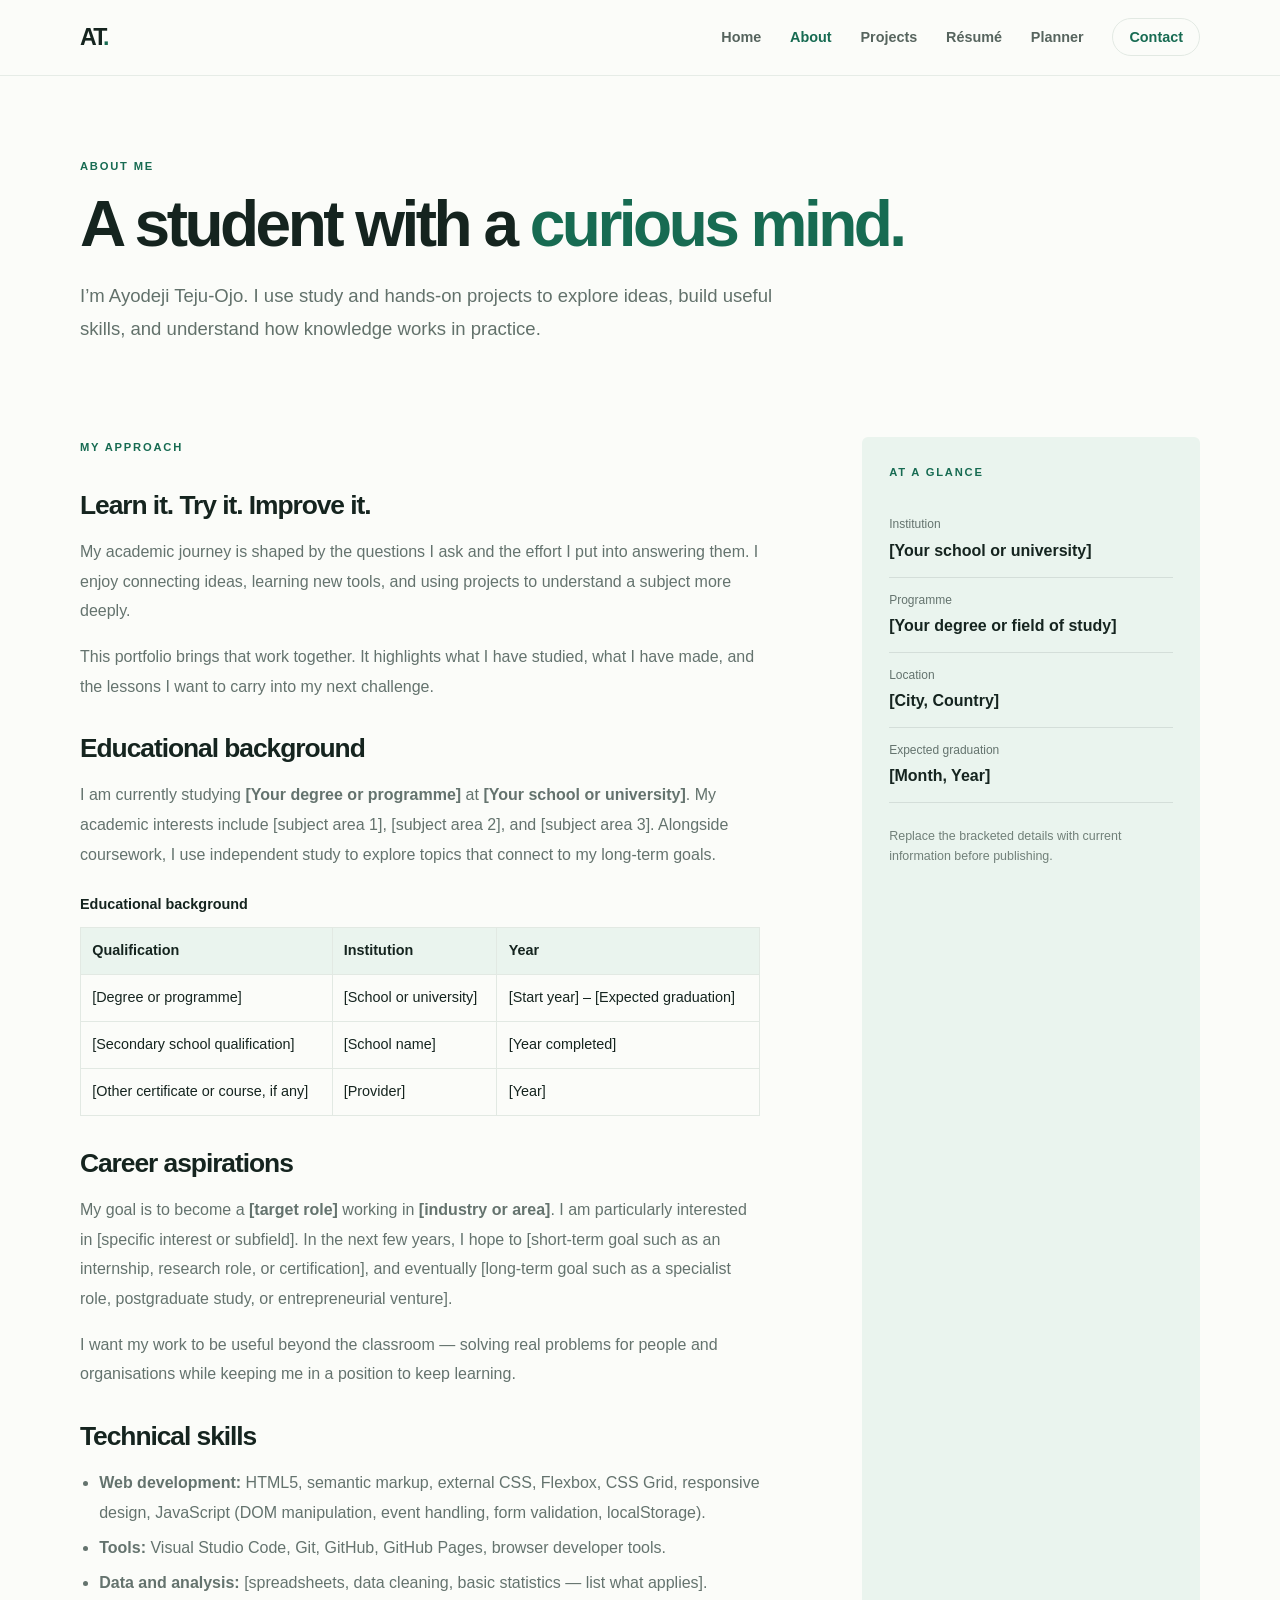
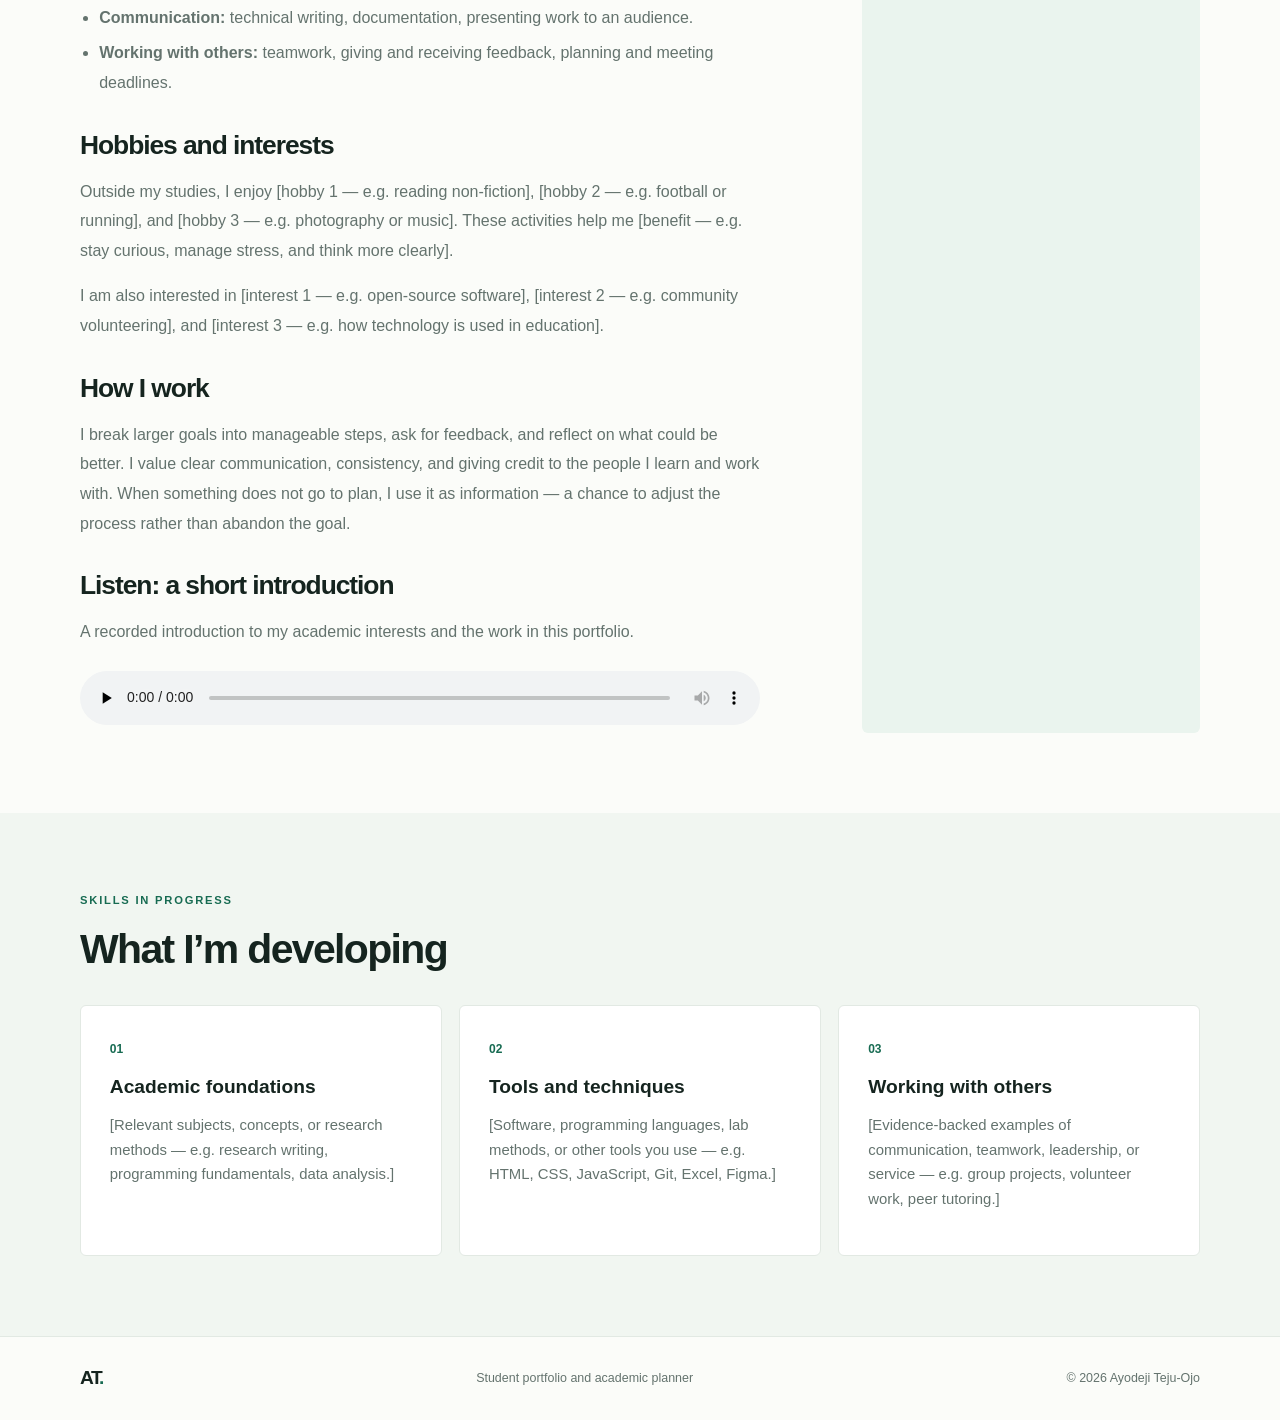
<file: about.html>
<!doctype html>
<html lang="en">
<head>
  <meta charset="utf-8">
  <meta name="viewport" content="width=device-width, initial-scale=1">
  <meta name="description" content="Ayodeji Teju-Ojo's academic background, career aspirations, technical skills, hobbies, and interests.">
  <title>About | Ayodeji Teju-Ojo</title>
  <link rel="stylesheet" href="style.css">
  <script src="scripts.js" defer></script>
</head>
<body>
  <a class="skip-link" href="#main">Skip to content</a>
  <header class="site-header">
    <nav class="nav container" aria-label="Main navigation">
      <a class="brand" href="index.html" aria-label="Ayodeji Teju-Ojo, home">AT<span>.</span></a>
      <button class="menu-toggle" type="button" aria-expanded="false" aria-controls="nav-links" aria-label="Open navigation">☰</button>
      <ul class="nav-links" id="nav-links">
        <li><a href="index.html">Home</a></li>
        <li><a class="active" href="about.html" aria-current="page">About</a></li>
        <li><a href="project.html">Projects</a></li>
        <li><a href="resume.html">Résumé</a></li>
        <li><a href="academic_planner.html">Planner</a></li>
        <li><a class="nav-cta" href="contact.html">Contact</a></li>
      </ul>
    </nav>
  </header>

  <main id="main">
    <section class="page-hero container">
      <p class="eyebrow">ABOUT ME</p>
      <h1>A student with a <span>curious mind.</span></h1>
      <p class="lead">I’m Ayodeji Teju-Ojo. I use study and hands-on projects to explore ideas, build useful skills, and understand how knowledge works in practice.</p>
    </section>

    <section class="section container about-layout">
      <article class="prose">
        <p class="eyebrow">MY APPROACH</p>
        <h2>Learn it. Try it. Improve it.</h2>
        <p>My academic journey is shaped by the questions I ask and the effort I put into answering them. I enjoy connecting ideas, learning new tools, and using projects to understand a subject more deeply.</p>
        <p>This portfolio brings that work together. It highlights what I have studied, what I have made, and the lessons I want to carry into my next challenge.</p>

        <h2>Educational background</h2>
        <p>I am currently studying <strong>[Your degree or programme]</strong> at <strong>[Your school or university]</strong>. My academic interests include [subject area 1], [subject area 2], and [subject area 3]. Alongside coursework, I use independent study to explore topics that connect to my long-term goals.</p>

        <table class="info-table">
          <caption>Educational background</caption>
          <thead>
            <tr>
              <th scope="col">Qualification</th>
              <th scope="col">Institution</th>
              <th scope="col">Year</th>
            </tr>
          </thead>
          <tbody>
            <tr>
              <td>[Degree or programme]</td>
              <td>[School or university]</td>
              <td>[Start year] – [Expected graduation]</td>
            </tr>
            <tr>
              <td>[Secondary school qualification]</td>
              <td>[School name]</td>
              <td>[Year completed]</td>
            </tr>
            <tr>
              <td>[Other certificate or course, if any]</td>
              <td>[Provider]</td>
              <td>[Year]</td>
            </tr>
          </tbody>
        </table>

        <h2>Career aspirations</h2>
        <p>My goal is to become a <strong>[target role]</strong> working in <strong>[industry or area]</strong>. I am particularly interested in [specific interest or subfield]. In the next few years, I hope to [short-term goal such as an internship, research role, or certification], and eventually [long-term goal such as a specialist role, postgraduate study, or entrepreneurial venture].</p>
        <p>I want my work to be useful beyond the classroom — solving real problems for people and organisations while keeping me in a position to keep learning.</p>

        <h2>Technical skills</h2>
        <ul>
          <li><strong>Web development:</strong> HTML5, semantic markup, external CSS, Flexbox, CSS Grid, responsive design, JavaScript (DOM manipulation, event handling, form validation, localStorage).</li>
          <li><strong>Tools:</strong> Visual Studio Code, Git, GitHub, GitHub Pages, browser developer tools.</li>
          <li><strong>Data and analysis:</strong> [spreadsheets, data cleaning, basic statistics — list what applies].</li>
          <li><strong>Communication:</strong> technical writing, documentation, presenting work to an audience.</li>
          <li><strong>Working with others:</strong> teamwork, giving and receiving feedback, planning and meeting deadlines.</li>
        </ul>

        <h2>Hobbies and interests</h2>
        <p>Outside my studies, I enjoy [hobby 1 — e.g. reading non-fiction], [hobby 2 — e.g. football or running], and [hobby 3 — e.g. photography or music]. These activities help me [benefit — e.g. stay curious, manage stress, and think more clearly].</p>
        <p>I am also interested in [interest 1 — e.g. open-source software], [interest 2 — e.g. community volunteering], and [interest 3 — e.g. how technology is used in education].</p>

        <h2>How I work</h2>
        <p>I break larger goals into manageable steps, ask for feedback, and reflect on what could be better. I value clear communication, consistency, and giving credit to the people I learn and work with. When something does not go to plan, I use it as information — a chance to adjust the process rather than abandon the goal.</p>

        <h2>Listen: a short introduction</h2>
        <p>A recorded introduction to my academic interests and the work in this portfolio.</p>
        <audio controls preload="none">
          <source src="media/introduction.mp3" type="audio/mpeg">
          Your browser does not support the audio element.
          <a href="media/introduction.mp3">Download the audio file</a>.
        </audio>
      </article>

      <aside class="info-panel">
        <p class="eyebrow">AT A GLANCE</p>
        <dl>
          <div><dt>Institution</dt><dd>[Your school or university]</dd></div>
          <div><dt>Programme</dt><dd>[Your degree or field of study]</dd></div>
          <div><dt>Location</dt><dd>[City, Country]</dd></div>
          <div><dt>Expected graduation</dt><dd>[Month, Year]</dd></div>
        </dl>
        <p class="small-note">Replace the bracketed details with current information before publishing.</p>
      </aside>
    </section>

    <section class="section section-tint">
      <div class="container">
        <div class="section-heading">
          <div>
            <p class="eyebrow">SKILLS IN PROGRESS</p>
            <h2>What I’m developing</h2>
          </div>
        </div>
        <div class="skill-grid">
          <article class="skill-card">
            <span>01</span>
            <h3>Academic foundations</h3>
            <p>[Relevant subjects, concepts, or research methods — e.g. research writing, programming fundamentals, data analysis.]</p>
          </article>
          <article class="skill-card">
            <span>02</span>
            <h3>Tools and techniques</h3>
            <p>[Software, programming languages, lab methods, or other tools you use — e.g. HTML, CSS, JavaScript, Git, Excel, Figma.]</p>
          </article>
          <article class="skill-card">
            <span>03</span>
            <h3>Working with others</h3>
            <p>[Evidence-backed examples of communication, teamwork, leadership, or service — e.g. group projects, volunteer work, peer tutoring.]</p>
          </article>
        </div>
      </div>
    </section>
  </main>

  <footer class="footer">
    <div class="container footer-inner">
      <a class="brand" href="index.html" aria-label="Ayodeji Teju-Ojo, home">AT<span>.</span></a>
      <p>Student portfolio and academic planner</p>
      <p>© <span data-year></span> Ayodeji Teju-Ojo</p>
    </div>
  </footer>
</body>
</html>
</file>
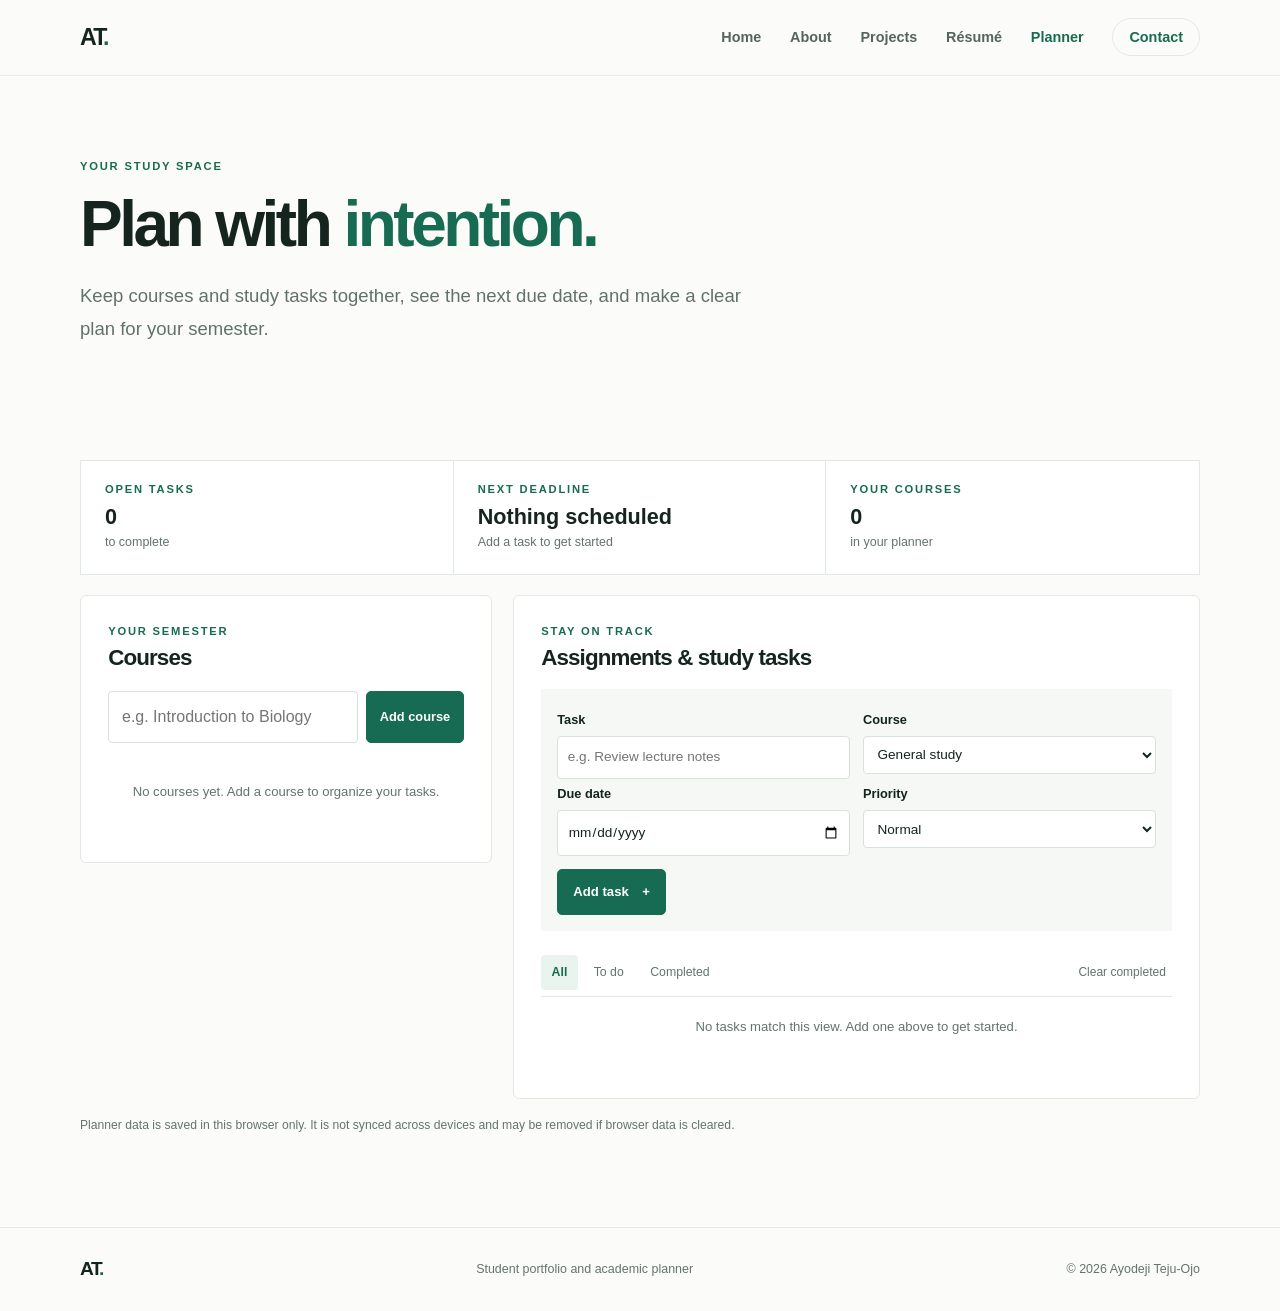
<file: academic_planner.html>
<!doctype html>
<html lang="en">
<head>
  <meta charset="utf-8">
  <meta name="viewport" content="width=device-width, initial-scale=1">
  <meta name="description" content="Organize courses, assignments, and study tasks with Ayodeji Teju-Ojo's browser-based academic planner.">
  <title>Academic Planner | Ayodeji Teju-Ojo</title>
  <link rel="stylesheet" href="style.css">
  <script src="scripts.js" defer></script>
</head>
<body>
  <a class="skip-link" href="#main">Skip to content</a>
  <header class="site-header"><nav class="nav container" aria-label="Main navigation">
    <a class="brand" href="index.html" aria-label="Ayodeji Teju-Ojo, home">AT<span>.</span></a>
    <button class="menu-toggle" type="button" aria-expanded="false" aria-controls="nav-links" aria-label="Open navigation">☰</button>
    <ul class="nav-links" id="nav-links">
      <li><a href="index.html">Home</a></li><li><a href="about.html">About</a></li><li><a href="project.html">Projects</a></li>
      <li><a href="resume.html">Résumé</a></li><li><a class="active" href="academic_planner.html" aria-current="page">Planner</a></li>
      <li><a class="nav-cta" href="contact.html">Contact</a></li>
    </ul>
  </nav></header>
  <main id="main">
    <section class="page-hero container planner-hero">
      <p class="eyebrow">YOUR STUDY SPACE</p><h1>Plan with <span>intention.</span></h1>
      <p class="lead">Keep courses and study tasks together, see the next due date, and make a clear plan for your semester.</p>
    </section>
    <section class="section container">
      <div class="planner-summary" aria-label="Planner summary">
        <div><span class="eyebrow">OPEN TASKS</span><strong data-task-count aria-live="polite" aria-atomic="true">0</strong><span>to complete</span></div>
        <div><span class="eyebrow">NEXT DEADLINE</span><strong data-next-deadline aria-live="polite" aria-atomic="true">Nothing scheduled</strong><span data-deadline-course>Add a task to get started</span></div>
        <div><span class="eyebrow">YOUR COURSES</span><strong data-course-count aria-live="polite" aria-atomic="true">0</strong><span>in your planner</span></div>
      </div>
      <div class="planner-layout">
        <section class="planner-panel" aria-labelledby="courses-heading">
          <div class="panel-heading"><div><p class="eyebrow">YOUR SEMESTER</p><h2 id="courses-heading">Courses</h2></div></div>
          <form class="inline-form" data-course-form>
            <label class="sr-only" for="course-name">Course name</label>
            <input id="course-name" name="course" required maxlength="70" placeholder="e.g. Introduction to Biology">
            <button class="button" type="submit">Add course</button>
          </form>
          <ul class="course-list" data-course-list aria-label="Courses"></ul>
          <p class="empty-state" data-course-empty>No courses yet. Add a course to organize your tasks.</p>
        </section>
        <section class="planner-panel" aria-labelledby="tasks-heading">
          <div class="panel-heading"><div><p class="eyebrow">STAY ON TRACK</p><h2 id="tasks-heading">Assignments &amp; study tasks</h2></div></div>
          <form class="task-form" data-task-form>
            <div class="form-row">
              <div><label for="task-title">Task</label><input id="task-title" name="title" required maxlength="120" placeholder="e.g. Review lecture notes"></div>
              <div><label for="task-course">Course</label><select id="task-course" name="course"><option value="">General study</option></select></div>
            </div>
            <div class="form-row">
              <div><label for="task-date">Due date</label><input id="task-date" name="due" type="date"></div>
              <div><label for="task-priority">Priority</label><select id="task-priority" name="priority"><option value="Normal">Normal</option><option value="High">High</option><option value="Low">Low</option></select></div>
            </div>
            <button class="button" type="submit">Add task <span aria-hidden="true">+</span></button>
          </form>
          <div class="task-toolbar">
            <div class="filter-tabs" role="group" aria-label="Filter tasks">
              <button class="filter-tab active" type="button" data-filter="all" aria-pressed="true">All</button>
              <button class="filter-tab" type="button" data-filter="open" aria-pressed="false">To do</button>
              <button class="filter-tab" type="button" data-filter="done" aria-pressed="false">Completed</button>
            </div>
            <button class="clear-button" type="button" data-clear-completed>Clear completed</button>
          </div>
          <ul class="task-list" data-task-list aria-label="Study tasks"></ul>
          <p class="empty-state" data-task-empty>No tasks match this view. Add one above to get started.</p>
        </section>
      </div>
      <p class="planner-footnote">Planner data is saved in this browser only. It is not synced across devices and may be removed if browser data is cleared.</p>
    </section>
  </main>
  <footer class="footer"><div class="container footer-inner">
    <a class="brand" href="index.html" aria-label="Ayodeji Teju-Ojo, home">AT<span>.</span></a>
    <p>Student portfolio and academic planner</p><p>© <span data-year></span> Ayodeji Teju-Ojo</p>
  </div></footer>
</body>
</html>
</file>
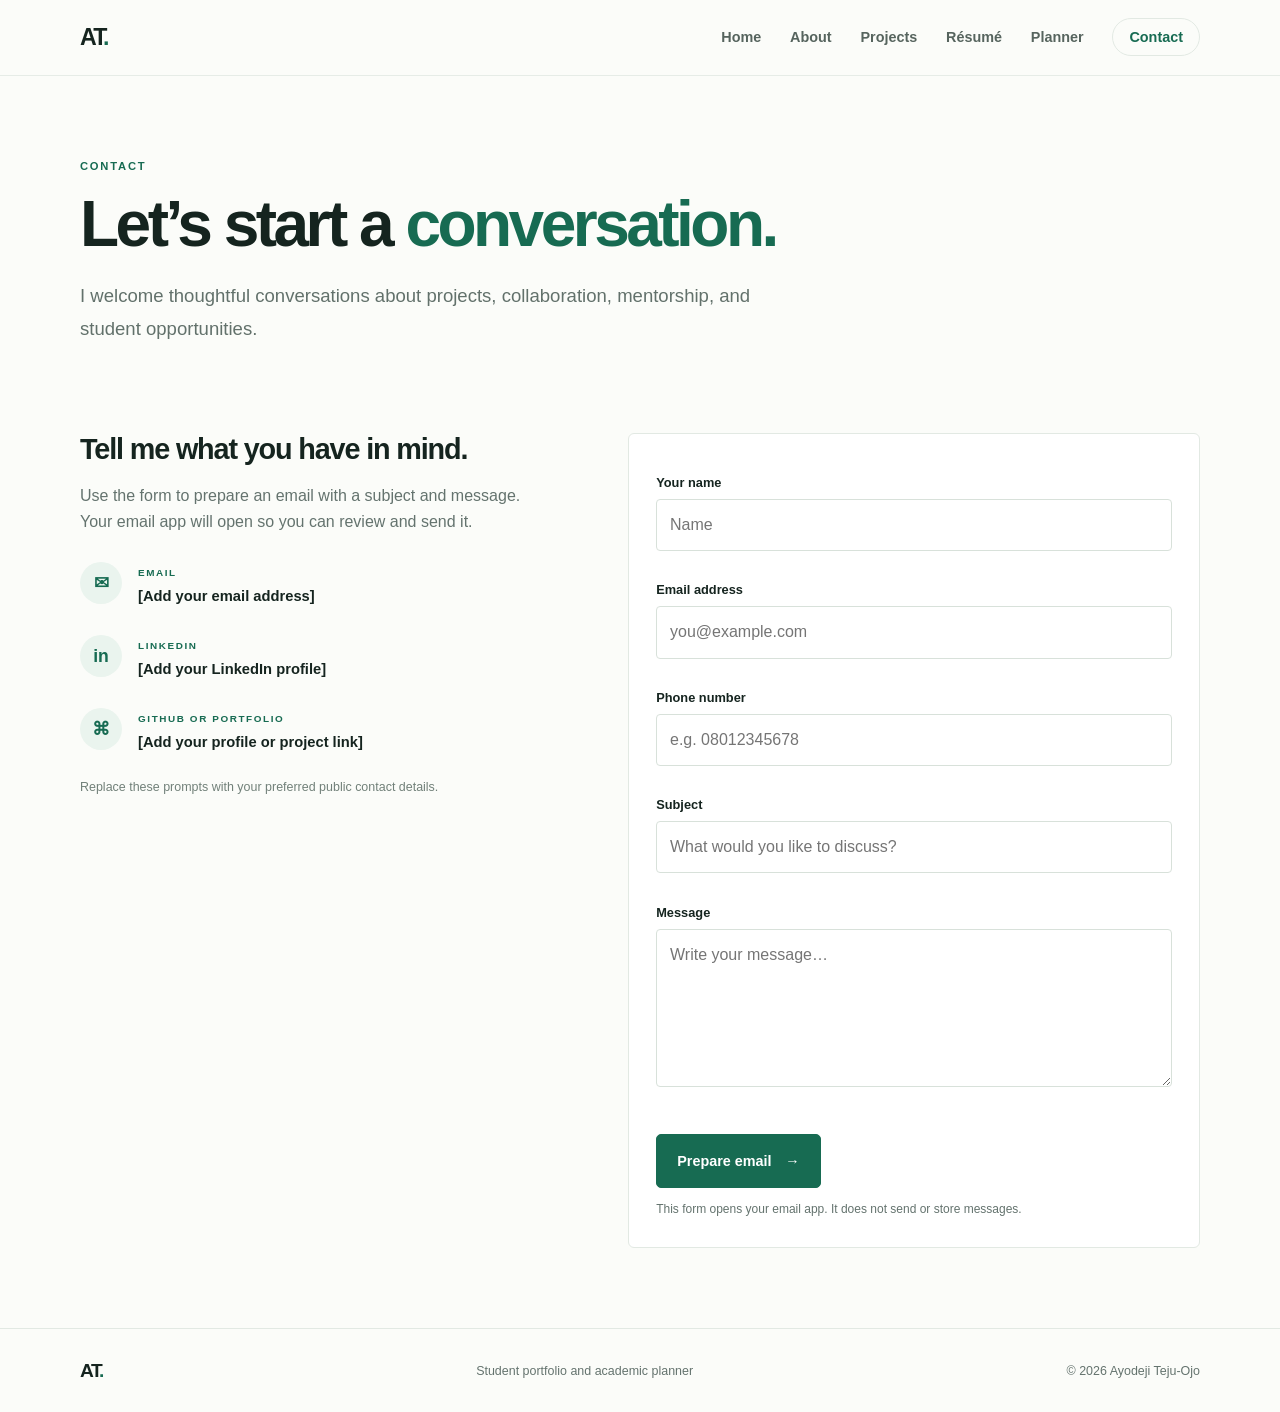
<file: contact.html>
<!doctype html>
<html lang="en">
<head>
  <meta charset="utf-8">
  <meta name="viewport" content="width=device-width, initial-scale=1">
  <meta name="description" content="Contact Ayodeji Teju-Ojo about a project, collaboration, mentorship, or student opportunity.">
  <title>Contact | Ayodeji Teju-Ojo</title>
  <link rel="stylesheet" href="style.css">
  <script src="scripts.js" defer></script>
</head>
<body>
  <a class="skip-link" href="#main">Skip to content</a>
  <header class="site-header">
    <nav class="nav container" aria-label="Main navigation">
      <a class="brand" href="index.html" aria-label="Ayodeji Teju-Ojo, home">AT<span>.</span></a>
      <button class="menu-toggle" type="button" aria-expanded="false" aria-controls="nav-links" aria-label="Open navigation">☰</button>
      <ul class="nav-links" id="nav-links">
        <li><a href="index.html">Home</a></li>
        <li><a href="about.html">About</a></li>
        <li><a href="project.html">Projects</a></li>
        <li><a href="resume.html">Résumé</a></li>
        <li><a href="academic_planner.html">Planner</a></li>
        <li><a class="nav-cta active" href="contact.html" aria-current="page">Contact</a></li>
      </ul>
    </nav>
  </header>

  <main id="main">
    <section class="page-hero container">
      <p class="eyebrow">CONTACT</p>
      <h1>Let’s start a <span>conversation.</span></h1>
      <p class="lead">I welcome thoughtful conversations about projects, collaboration, mentorship, and student opportunities.</p>
    </section>

    <section class="section container contact-layout">
      <div class="contact-copy">
        <h2>Tell me what you have in mind.</h2>
        <p>Use the form to prepare an email with a subject and message. Your email app will open so you can review and send it.</p>

        <div class="contact-detail">
          <span class="feature-icon" aria-hidden="true">✉</span>
          <div>
            <span class="eyebrow">EMAIL</span>
            <p class="contact-value">[Add your email address]</p>
          </div>
        </div>

        <div class="contact-detail">
          <span class="feature-icon" aria-hidden="true">in</span>
          <div>
            <span class="eyebrow">LINKEDIN</span>
            <p class="contact-value">[Add your LinkedIn profile]</p>
          </div>
        </div>

        <div class="contact-detail">
          <span class="feature-icon" aria-hidden="true">⌘</span>
          <div>
            <span class="eyebrow">GITHUB OR PORTFOLIO</span>
            <p class="contact-value">[Add your profile or project link]</p>
          </div>
        </div>

        <p class="small-note">Replace these prompts with your preferred public contact details.</p>
      </div>

      <form class="contact-form" data-contact-form novalidate>
        <label for="name">Your name</label>
        <input id="name" name="name" autocomplete="name" required
               placeholder="Name" aria-describedby="name-error">
        <p class="field-error" id="name-error" data-error-for="name" aria-live="polite"></p>

        <label for="email">Email address</label>
        <input id="email" name="email" type="email" autocomplete="email" required
               placeholder="you@example.com" aria-describedby="email-error">
        <p class="field-error" id="email-error" data-error-for="email" aria-live="polite"></p>

        <label for="phone">Phone number</label>
        <input id="phone" name="phone" type="tel" inputmode="numeric" autocomplete="tel"
               required pattern="[0-9]+" placeholder="e.g. 08012345678"
               aria-describedby="phone-error">
        <p class="field-error" id="phone-error" data-error-for="phone" aria-live="polite"></p>

        <label for="subject">Subject</label>
        <input id="subject" name="subject" required maxlength="120"
               placeholder="What would you like to discuss?" aria-describedby="subject-error">
        <p class="field-error" id="subject-error" data-error-for="subject" aria-live="polite"></p>

        <label for="message">Message</label>
        <textarea id="message" name="message" rows="5" required maxlength="4000"
                  placeholder="Write your message…" aria-describedby="message-error"></textarea>
        <p class="field-error" id="message-error" data-error-for="message" aria-live="polite"></p>

        <button class="button" type="submit">Prepare email <span aria-hidden="true">→</span></button>
        <p class="form-note" data-form-note aria-live="polite">This form opens your email app. It does not send or store messages.</p>
      </form>
    </section>
  </main>

  <footer class="footer">
    <div class="container footer-inner">
      <a class="brand" href="index.html" aria-label="Ayodeji Teju-Ojo, home">AT<span>.</span></a>
      <p>Student portfolio and academic planner</p>
      <p>© <span data-year></span> Ayodeji Teju-Ojo</p>
    </div>
  </footer>
</body>
</html>
</file>
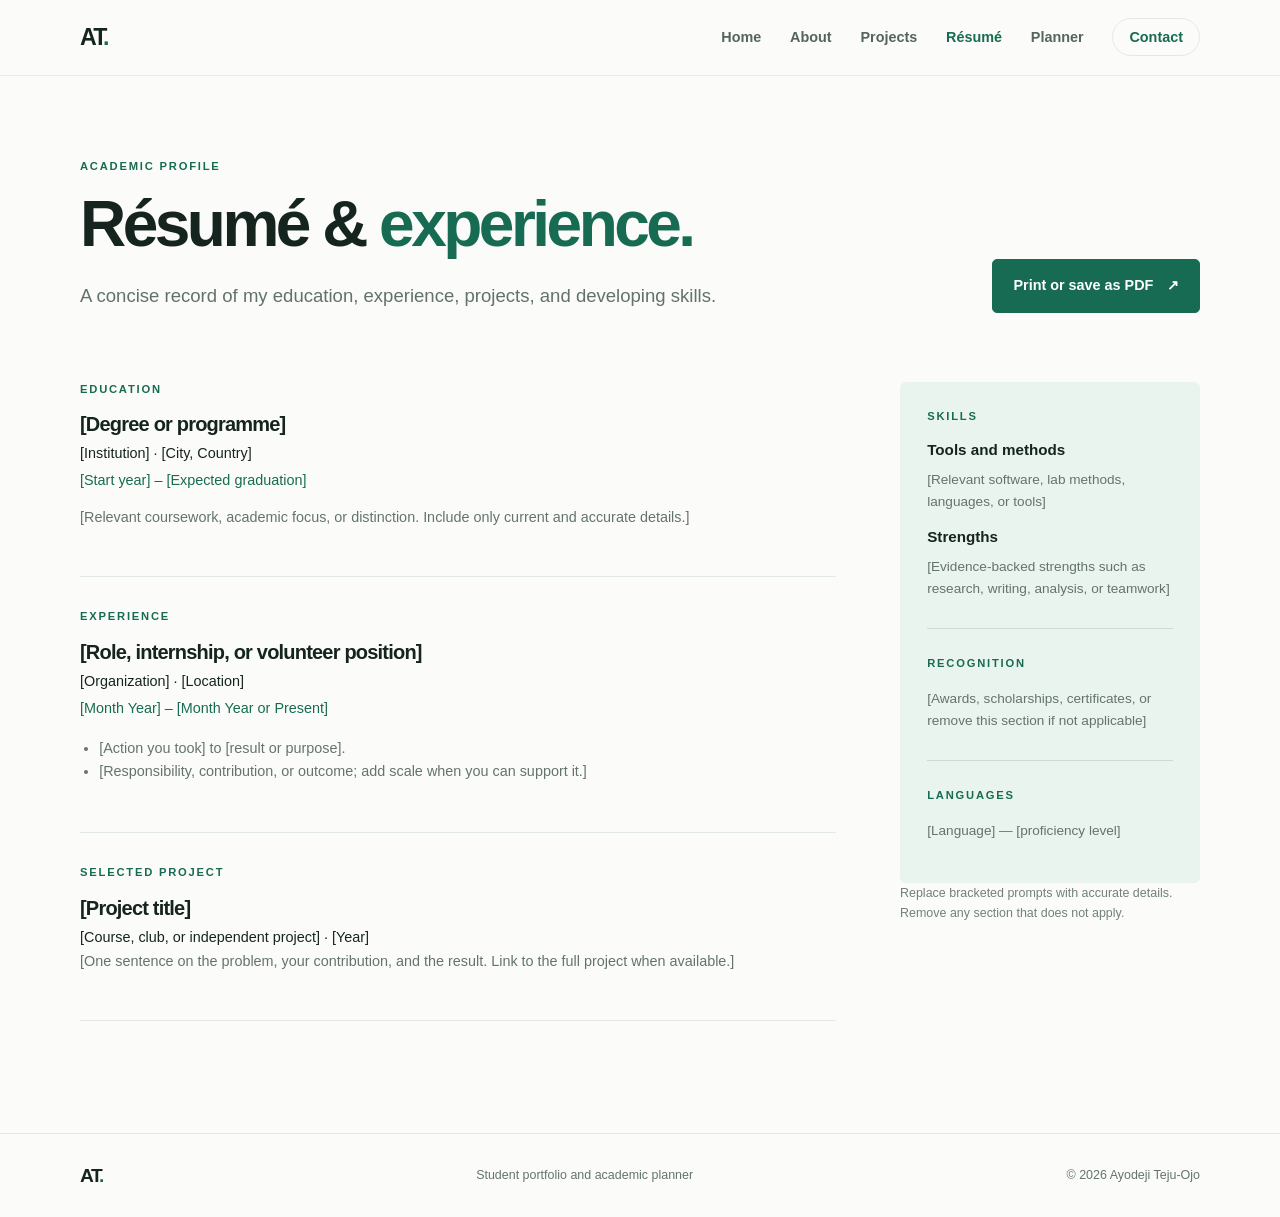
<file: resume.html>
<!doctype html>
<html lang="en">
<head>
  <meta charset="utf-8">
  <meta name="viewport" content="width=device-width, initial-scale=1">
  <meta name="description" content="Education, experience, selected projects, and skills for Ayodeji Teju-Ojo.">
  <title>Résumé | Ayodeji Teju-Ojo</title>
  <link rel="stylesheet" href="style.css">
  <script src="scripts.js" defer></script>
</head>
<body>
  <a class="skip-link" href="#main">Skip to content</a>
  <header class="site-header"><nav class="nav container" aria-label="Main navigation">
    <a class="brand" href="index.html" aria-label="Ayodeji Teju-Ojo, home">AT<span>.</span></a>
    <button class="menu-toggle" type="button" aria-expanded="false" aria-controls="nav-links" aria-label="Open navigation">☰</button>
    <ul class="nav-links" id="nav-links">
      <li><a href="index.html">Home</a></li><li><a href="about.html">About</a></li>
      <li><a href="project.html">Projects</a></li><li><a class="active" href="resume.html" aria-current="page">Résumé</a></li>
      <li><a href="academic_planner.html">Planner</a></li><li><a class="nav-cta" href="contact.html">Contact</a></li>
    </ul>
  </nav></header>
  <main id="main">
    <section class="page-hero container resume-heading">
      <div><p class="eyebrow">ACADEMIC PROFILE</p><h1>Résumé &amp; <span>experience.</span></h1>
        <p class="lead">A concise record of my education, experience, projects, and developing skills.</p></div>
      <button class="button print-button" type="button" data-print>Print or save as PDF <span aria-hidden="true">↗</span></button>
    </section>
    <section class="section container resume-layout">
      <div class="resume-main">
        <article class="resume-section"><p class="eyebrow">EDUCATION</p>
          <div class="timeline-item"><h2>[Degree or programme]</h2><p class="resume-sub">[Institution] · [City, Country]</p>
            <p class="resume-date">[Start year] – [Expected graduation]</p>
            <p>[Relevant coursework, academic focus, or distinction. Include only current and accurate details.]</p></div>
        </article>
        <article class="resume-section"><p class="eyebrow">EXPERIENCE</p>
          <div class="timeline-item"><h2>[Role, internship, or volunteer position]</h2><p class="resume-sub">[Organization] · [Location]</p>
            <p class="resume-date">[Month Year] – [Month Year or Present]</p>
            <ul><li>[Action you took] to [result or purpose].</li><li>[Responsibility, contribution, or outcome; add scale when you can support it.]</li></ul>
          </div>
        </article>
        <article class="resume-section"><p class="eyebrow">SELECTED PROJECT</p>
          <div class="timeline-item"><h2>[Project title]</h2><p class="resume-sub">[Course, club, or independent project] · [Year]</p>
            <p>[One sentence on the problem, your contribution, and the result. Link to the full project when available.]</p></div>
        </article>
      </div>
      <aside class="resume-aside"><div class="info-panel">
        <p class="eyebrow">SKILLS</p><h3>Tools and methods</h3><p>[Relevant software, lab methods, languages, or tools]</p>
        <h3>Strengths</h3><p>[Evidence-backed strengths such as research, writing, analysis, or teamwork]</p>
        <div class="card-rule"></div><p class="eyebrow">RECOGNITION</p><p>[Awards, scholarships, certificates, or remove this section if not applicable]</p>
        <div class="card-rule"></div><p class="eyebrow">LANGUAGES</p><p>[Language] — [proficiency level]</p>
      </div><p class="small-note">Replace bracketed prompts with accurate details. Remove any section that does not apply.</p></aside>
    </section>
  </main>
  <footer class="footer"><div class="container footer-inner">
    <a class="brand" href="index.html" aria-label="Ayodeji Teju-Ojo, home">AT<span>.</span></a>
    <p>Student portfolio and academic planner</p><p>© <span data-year></span> Ayodeji Teju-Ojo</p>
  </div></footer>
</body>
</html>
</file>
<file: style.css>
:root {
  --ink: #15241f;
  --muted: #64736e;
  --green: #176b52;
  --green-dark: #115640;
  --mint: #eaf4ee;
  --paper: #fbfcf9;
  --line: #e2e9e3;
  --gold: #d4a64b;
  --white: #fff;
  --shadow: 0 18px 55px rgba(21,36,31,.08);
  --danger: #a52e32;
}

* {
  box-sizing: border-box;
}

html {
  scroll-behavior: smooth;
}

body {
  margin: 0;
  background: var(--paper);
  color: var(--ink);
  font: 16px/1.65 'Segoe UI',Arial,sans-serif;
  -webkit-font-smoothing: antialiased;
}

h1,h2,h3,strong,.brand {
  font-family: 'Segoe UI',Arial,sans-serif;
}

h1,h2,h3,p {
  margin-top: 0;
}

h1 {
  font-size: clamp(2.8rem,6vw,5.3rem);
  line-height: 1.06;
  letter-spacing: -.055em;
  font-weight: 700;
  margin-bottom: 1.35rem;
}

h1 span {
  color: var(--green);
}

h2 {
  font-size: clamp(1.8rem,3.2vw,2.65rem);
  line-height: 1.18;
  letter-spacing: -.04em;
  margin-bottom: 1rem;
}

h3 {
  font-size: 1.2rem;
  line-height: 1.35;
}

p {
  color: var(--muted);
}

a {
  color: var(--green);
  text-decoration: none;
}

a:hover {
  color: var(--green-dark);
}

button,input,textarea,select {
  font: inherit;
}

button,a {
  -webkit-tap-highlight-color: transparent;
}

a:focus-visible,
button:focus-visible,
input:focus-visible,
textarea:focus-visible,
select:focus-visible {
  outline: 3px solid #78b89d;
  outline-offset: 3px;
}

.container {
  width: min(1120px,calc(100% - 3rem));
  margin-inline: auto;
}

.skip-link {
  position: absolute;
  top: -5rem;
  left: 1rem;
  background: var(--white);
  padding: .7rem;
  z-index: 10;
}

.skip-link:focus {
  top: 1rem;
}

.sr-only {
  position: absolute;
  width: 1px;
  height: 1px;
  padding: 0;
  margin: -1px;
  overflow: hidden;
  clip: rect(0,0,0,0);
  white-space: nowrap;
  border: 0;
}

.site-header {
  height: 76px;
  border-bottom: 1px solid rgba(226,233,227,.8);
  background: rgba(251,252,249,.94);
  position: sticky;
  top: 0;
  z-index: 20;
  backdrop-filter: blur(12px);
}

.nav {
  height: 100%;
  display: flex;
  align-items: center;
  justify-content: space-between;
}

.brand {
  font-size: 1.45rem;
  font-weight: 800;
  letter-spacing: -.08em;
  color: var(--ink);
}

.brand span {
  color: var(--green);
}

.nav-links {
  display: flex;
  align-items: center;
  gap: 1.8rem;
  list-style: none;
  margin: 0;
  padding: 0;
}

.nav-links a {
  font-size: .9rem;
  font-weight: 600;
  color: #56645e;
}

.nav-links a:hover,.nav-links a.active {
  color: var(--green);
}

.nav-links .nav-cta {
  border: 1px solid var(--line);
  padding: .62rem 1rem;
  border-radius: 99px;
  color: var(--green);
}

.menu-toggle {
  display: none;
  border: 0;
  background: none;
  font-size: 1.35rem;
  color: var(--ink);
}

.hero {
  min-height: 610px;
  padding-block: 6.5rem;
  display: grid;
  grid-template-columns: 1.25fr .75fr;
  gap: 5rem;
  align-items: center;
}

.eyebrow {
  font-size: .7rem;
  line-height: 1.4;
  letter-spacing: .16em;
  font-weight: 700;
  color: var(--green);
  margin-bottom: 1rem;
}

.hero-copy h1 {
  max-width: 760px;
}

.lead {
  font-size: 1.16rem;
  line-height: 1.75;
  max-width: 650px;
  color: #62716b;
}

.lead strong {
  color: var(--ink);
}

.actions {
  display: flex;
  align-items: center;
  gap: 1.6rem;
  margin-top: 2rem;
}

.button {
  display: inline-flex;
  align-items: center;
  justify-content: center;
  gap: .85rem;
  padding: .88rem 1.25rem;
  background: var(--green);
  border: 1px solid var(--green);
  border-radius: 5px;
  color: #fff;
  font-size: .9rem;
  font-weight: 700;
  cursor: pointer;
  transition: background .2s,transform .2s;
}

.button:hover {
  background: var(--green-dark);
  color: #fff;
  transform: translateY(-1px);
}

.text-link {
  font-weight: 700;
  font-size: .9rem;
}

.hero-note {
  margin-top: 3rem;
  color: var(--muted);
  font-size: .83rem;
}

.hero-card {
  background: var(--mint);
  border-radius: 8px;
  padding: 2.4rem;
  position: relative;
  overflow: hidden;
}

.hero-card:after {
  content: '';
  position: absolute;
  right: -55px;
  top: -65px;
  width: 190px;
  height: 190px;
  border: 1px solid rgba(23,107,82,.15);
  border-radius: 50%;
  box-shadow: 0 0 0 25px rgba(23,107,82,.03),0 0 0 50px rgba(23,107,82,.025);
}

.hero-card h2 {
  font-size: 1.65rem;
}

.hero-card>p:not(.eyebrow) {
  font-size: .95rem;
}

.card-rule {
  height: 1px;
  background: rgba(21,36,31,.12);
  margin: 1.7rem 0;
}

.mini-stats {
  display: grid;
  gap: .9rem;
}

.mini-stats div {
  display: flex;
  align-items: center;
  gap: .9rem;
}

.mini-stats strong {
  color: var(--green);
  font-size: .78rem;
}

.mini-stats span {
  font-size: .84rem;
  color: #52645b;
}

.section {
  padding-block: 5rem;
}

.section-tint {
  background: #f1f6f1;
}

.section-heading {
  display: flex;
  align-items: end;
  justify-content: space-between;
  margin-bottom: 2rem;
}

.section-heading h2 {
  margin-bottom: 0;
}

.feature-grid,.skill-grid {
  display: grid;
  grid-template-columns: repeat(3,1fr);
  gap: 1.1rem;
}

.feature,.skill-card {
  padding: 1.8rem;
  background: var(--white);
  border: 1px solid var(--line);
  border-radius: 6px;
}

.feature-icon {
  display: grid;
  place-items: center;
  width: 42px;
  height: 42px;
  border-radius: 50%;
  background: var(--mint);
  color: var(--green);
  font-size: 1.1rem;
  font-weight: 700;
  margin-bottom: 1.2rem;
}

.feature p,.skill-card p {
  font-size: .93rem;
}

.arrow-link {
  font-size: .88rem;
  font-weight: 700;
}

.arrow-link span {
  margin-left: .3rem;
}

.closing {
  text-align: center;
  padding-block: 6rem;
}

.closing h2 {
  max-width: 620px;
  margin-inline: auto;
}

.closing>p:not(.eyebrow) {
  margin: 0 auto 1.7rem;
  max-width: 520px;
}

.footer {
  border-top: 1px solid var(--line);
  padding: 1.6rem 0;
}

.footer-inner {
  display: flex;
  align-items: center;
  justify-content: space-between;
  gap: 1rem;
}

.footer p {
  font-size: .78rem;
  margin: 0;
}

.footer .brand {
  font-size: 1.2rem;
}

.page-hero {
  padding-block: 5.2rem 2.3rem;
}

.page-hero h1 {
  font-size: clamp(2.7rem,5vw,4.25rem);
  max-width: 850px;
}

.page-hero .lead {
  max-width: 700px;
}

.about-layout {
  display: grid;
  grid-template-columns: 1.35fr .65fr;
  gap: 5rem;
  padding-top: 2.3rem;
}

.prose {
  max-width: 680px;
}

.prose h2 {
  font-size: 1.65rem;
  margin-top: 2rem;
}

.prose p {
  line-height: 1.85;
}

.prose ul {
  padding-left: 1.2rem;
  color: var(--muted);
  line-height: 1.85;
}

.prose ul li {
  margin-bottom: .35rem;
}

.prose audio {
  width: 100%;
  margin-top: .5rem;
}

.info-panel {
  padding: 1.7rem;
  background: var(--mint);
  border-radius: 6px;
}

.info-panel dl {
  margin: 1.4rem 0;
}

.info-panel dl div {
  padding: .8rem 0;
  border-bottom: 1px solid rgba(21,36,31,.1);
}

.info-panel dt {
  font-size: .75rem;
  color: var(--muted);
}

.info-panel dd {
  margin: .15rem 0 0;
  font-weight: 700;
}

.small-note {
  font-size: .78rem;
  color: #718079;
}

.skill-card>span {
  font-size: .75rem;
  color: var(--green);
  font-weight: 700;
}

.skill-card h3 {
  margin: .8rem 0;
}

.project-grid {
  display: grid;
  grid-template-columns: repeat(2,1fr);
  gap: 1.2rem;
}

.project-card {
  background: white;
  border: 1px solid var(--line);
  border-radius: 6px;
  overflow: hidden;
  transition: transform .2s, box-shadow .2s;
}

.project-card:hover {
  transform: translateY(-4px);
  box-shadow: var(--shadow);
}

.project-media {
  margin: 0;
  border-bottom: 1px solid var(--line);
  background: #eef3ec;
}

.project-media img {
  display: block;
  width: 100%;
  height: 190px;
  object-fit: cover;
}

.project-media figcaption {
  padding: .55rem 1.5rem;
  font-size: .72rem;
  color: var(--muted);
  background: #f7faf6;
}

.project-body {
  padding: 1.5rem;
}

.project-body .eyebrow {
  margin-bottom: .6rem;
}

.project-body h2 {
  font-size: 1.35rem;
}

.project-body p:not(.eyebrow) {
  font-size: .9rem;
}

.tags {
  display: flex;
  gap: .45rem;
  flex-wrap: wrap;
  margin: 1rem 0;
}

.tags span {
  background: var(--mint);
  color: var(--green-dark);
  border-radius: 99px;
  padding: .3rem .65rem;
  font-size: .72rem;
  font-weight: 600;
}

.project-meta {
  font-size: .78rem!important;
}

.project-links {
  display: flex;
  gap: 1rem;
  flex-wrap: wrap;
  margin: 1rem 0 0;
  font-size: .82rem;
  font-weight: 700;
}

.project-links a {
  display: inline-flex;
  align-items: center;
  gap: .3rem;
}

.callout {
  margin-top: 2rem;
  padding: 1.3rem 1.5rem;
  background: #f1f6f1;
  display: flex;
  justify-content: space-between;
  align-items: center;
  gap: 1rem;
}

.callout p {
  margin: 0;
  font-size: .9rem;
}

.resume-heading {
  display: flex;
  justify-content: space-between;
  align-items: end;
  gap: 2rem;
}

.resume-heading .lead {
  margin-bottom: 0;
}

.resume-layout {
  display: grid;
  grid-template-columns: 1fr 300px;
  gap: 4rem;
  padding-top: 2rem;
}

.resume-section {
  border-bottom: 1px solid var(--line);
  padding: 0 0 2rem;
  margin-bottom: 2rem;
}

.resume-section h2 {
  font-size: 1.25rem;
  margin-bottom: .35rem;
}

.resume-sub {
  margin: 0;
  font-size: .9rem;
  color: var(--ink);
}

.resume-date {
  font-size: .78rem;
  color: var(--green);
  margin: .2rem 0 .8rem;
}

.timeline-item p,.timeline-item li {
  font-size: .9rem;
}

.timeline-item ul {
  padding-left: 1.2rem;
  color: var(--muted);
}

.resume-aside .info-panel {
  position: sticky;
  top: 100px;
}

.resume-aside h3 {
  font-size: .95rem;
  margin: .5rem 0;
}

.resume-aside .info-panel>p:not(.eyebrow) {
  font-size: .85rem;
}

.print-button {
  white-space: nowrap;
}

.contact-layout {
  display: grid;
  grid-template-columns: .9fr 1.1fr;
  gap: 5rem;
  padding-top: 2rem;
}

.contact-copy h2 {
  font-size: 1.8rem;
}

.contact-detail {
  display: flex;
  gap: 1rem;
  align-items: center;
  margin: 1.4rem 0;
}

.contact-detail .feature-icon {
  margin: 0;
  flex: none;
}

.contact-detail .eyebrow {
  font-size: .62rem;
  margin: 0;
}

.contact-detail a {
  font-weight: 600;
  font-size: .92rem;
}

.contact-value {
  margin: 0;
  font-size: .92rem;
  font-weight: 600;
  color: var(--ink);
}

.contact-form,.planner-panel {
  background: white;
  border: 1px solid var(--line);
  padding: 1.7rem;
  border-radius: 6px;
}

.contact-form label,.task-form label {
  display: block;
  font-size: .8rem;
  font-weight: 700;
  margin: .7rem 0 .35rem;
}

.contact-form input,.contact-form textarea,.task-form input,.task-form select,.inline-form input {
  width: 100%;
  border: 1px solid #d8e1da;
  border-radius: 4px;
  background: #fff;
  padding: .75rem .8rem;
  color: var(--ink);
  outline: none;
}

.contact-form input:focus,.contact-form textarea:focus,.task-form input:focus,.task-form select:focus,.inline-form input:focus {
  border-color: var(--green);
  box-shadow: 0 0 0 3px rgba(23,107,82,.1);
}

.contact-form textarea {
  resize: vertical;
}

.contact-form .button {
  margin-top: 1rem;
}

.form-note {
  font-size: .75rem;
  margin: .75rem 0 0;
}

/* ----- Contact form validation styles ----- */
.field-error {
  min-height: 1.1em;
  margin: .25rem 0 .4rem;
  font-size: .75rem;
  color: var(--danger);
}

.contact-form input.invalid,
.contact-form textarea.invalid {
  border-color: var(--danger);
  box-shadow: 0 0 0 3px rgba(165,46,50,.1);
}

/* ----- About page: table + profile photo ----- */
.info-table {
  width: 100%;
  border-collapse: collapse;
  margin: 1.5rem 0;
  font-size: .9rem;
}

.info-table caption {
  text-align: left;
  font-weight: 700;
  margin-bottom: .6rem;
}

.info-table th,
.info-table td {
  border: 1px solid var(--line);
  padding: .7rem;
  text-align: left;
  vertical-align: top;
}

.info-table th {
  background: var(--mint);
  color: var(--ink);
}

.profile-photo {
  margin: 0 0 1.5rem;
}

.profile-photo img {
  display: block;
  width: 140px;
  height: 140px;
  object-fit: cover;
  border-radius: 50%;
  border: 4px solid var(--white);
  box-shadow: var(--shadow);
}

/* ----- Planner ----- */
.planner-hero {
  padding-bottom: 1rem;
}

.planner-summary {
  display: grid;
  grid-template-columns: repeat(3,1fr);
  border: 1px solid var(--line);
  background: white;
  margin-bottom: 1.3rem;
}

.planner-summary>div {
  padding: 1.3rem 1.5rem;
  border-right: 1px solid var(--line);
  display: flex;
  flex-direction: column;
}

.planner-summary>div:last-child {
  border: 0;
}

.planner-summary .eyebrow {
  margin-bottom: .3rem;
}

.planner-summary strong {
  font-size: 1.35rem;
  line-height: 1.4;
}

.planner-summary span:last-child {
  font-size: .78rem;
  color: var(--muted);
}

.planner-layout {
  display: grid;
  grid-template-columns: .75fr 1.25fr;
  gap: 1.3rem;
  align-items: start;
}

.panel-heading {
  display: flex;
  justify-content: space-between;
  align-items: center;
}

.panel-heading .eyebrow {
  margin-bottom: .35rem;
}

.panel-heading h2 {
  font-size: 1.4rem;
  margin: 0;
}

.inline-form {
  display: flex;
  gap: .5rem;
  margin: 1.2rem 0;
}

.inline-form .button {
  padding: .7rem .8rem;
  font-size: .8rem;
  white-space: nowrap;
}

.course-list,.task-list {
  list-style: none;
  margin: 0;
  padding: 0;
}

.course-list li {
  display: flex;
  justify-content: space-between;
  align-items: center;
  border-top: 1px solid var(--line);
  padding: .75rem 0;
  font-size: .88rem;
}

.course-delete,.clear-button {
  border: 0;
  background: none;
  color: var(--muted);
  font-size: .75rem;
  cursor: pointer;
}

.course-delete:hover,.clear-button:hover {
  color: #a33;
}

.task-form {
  padding: 1rem;
  background: #f5f8f4;
  margin: 1.1rem 0;
}

.form-row {
  display: grid;
  grid-template-columns: 1fr 1fr;
  gap: .8rem;
}

.task-form label {
  margin-top: .25rem;
}

.task-form input,.task-form select {
  padding: .6rem;
  font-size: .85rem;
}

.task-form .button {
  margin-top: .85rem;
  font-size: .82rem;
  padding: .7rem .95rem;
}

.task-toolbar {
  display: flex;
  align-items: center;
  justify-content: space-between;
  border-bottom: 1px solid var(--line);
  padding: .4rem 0;
}

.filter-tabs {
  display: flex;
  gap: .35rem;
}

.filter-tab {
  border: 0;
  background: none;
  border-radius: 4px;
  padding: .45rem .65rem;
  font-size: .77rem;
  color: var(--muted);
  cursor: pointer;
}

.filter-tab.active {
  background: var(--mint);
  color: var(--green);
  font-weight: 700;
}

.task-item {
  display: grid;
  grid-template-columns: auto 1fr auto;
  gap: .7rem;
  align-items: start;
  padding: .85rem 0;
  border-bottom: 1px solid var(--line);
}

.task-item input[type=checkbox] {
  accent-color: var(--green);
  width: 16px;
  height: 16px;
  margin-top: .25rem;
}

.task-title {
  font-weight: 600;
  font-size: .87rem;
  display: block;
}

.task-item.completed .task-title {
  text-decoration: line-through;
  color: #849088;
}

.task-meta {
  display: flex;
  gap: .55rem;
  flex-wrap: wrap;
  font-size: .7rem;
  color: var(--muted);
  margin-top: .2rem;
}

.priority {
  color: #a05d1d;
}

.priority.high {
  color: #b64141;
  font-weight: 700;
}

.task-delete {
  border: 0;
  background: none;
  color: #7c8981;
  font-size: 1rem;
  cursor: pointer;
}

.empty-state {
  text-align: center;
  padding: 1.2rem .4rem;
  font-size: .82rem;
}

.task-meta .overdue {
  color: var(--danger);
  font-weight: 700;
}

.planner-footnote {
  font-size: .76rem;
  margin-top: 1rem;
}

/* ----- Responsive ----- */
@media(max-width:800px) {
  .container {
    width: min(100% - 2rem,620px);
  }

  .hero {
    grid-template-columns: 1fr;
    gap: 2rem;
    padding-block: 4.2rem;
  }

  .hero-card {
    max-width: 500px;
  }

  .nav-links {
    gap: 1rem;
  }

  .about-layout,.contact-layout {
    grid-template-columns: 1fr;
    gap: 2rem;
  }

  .resume-layout {
    grid-template-columns: 1fr;
    gap: 1rem;
  }

  .resume-aside .info-panel {
    position: static;
  }

  .planner-layout {
    grid-template-columns: 1fr;
  }

  .project-grid {
    grid-template-columns: 1fr 1fr;
  }

  .resume-heading {
    align-items: start;
    flex-direction: column;
  }

  .resume-heading .button {
    margin-top: .5rem;
  }
}

@media(max-width:600px) {
  .site-header {
    height: 66px;
  }

  .menu-toggle {
    display: block;
  }

  .nav {
    position: relative;
  }

  .nav-links {
    display: none;
    position: absolute;
    top: 65px;
    left: -1rem;
    right: -1rem;
    padding: 1rem;
    background: var(--paper);
    border-bottom: 1px solid var(--line);
    box-shadow: var(--shadow);
    align-items: stretch;
    gap: .3rem;
  }

  .nav-links.open {
    display: flex;
    flex-direction: column;
  }

  .nav-links a {
    display: block;
    padding: .55rem .6rem;
  }

  .nav-links .nav-cta {
    display: inline-block;
    width: max-content;
    margin: .3rem .5rem;
  }

  .hero {
    min-height: auto;
    padding-block: 3.5rem;
  }

  .hero h1 {
    font-size: 2.7rem;
  }

  .lead {
    font-size: 1rem;
  }

  .actions {
    align-items: flex-start;
    flex-direction: column;
    gap: 1rem;
  }

  .hero-note {
    margin-top: 2rem;
  }

  .hero-card {
    padding: 1.6rem;
  }

  .section {
    padding-block: 3.5rem;
  }

  .section-heading {
    align-items: flex-start;
    gap: 1rem;
    flex-direction: column;
  }

  .feature-grid,.skill-grid {
    grid-template-columns: 1fr;
  }

  .page-hero {
    padding-block: 3.5rem 1rem;
  }

  .page-hero h1 {
    font-size: 2.7rem;
  }

  .project-grid {
    grid-template-columns: 1fr;
  }

  .callout {
    align-items: flex-start;
    flex-direction: column;
  }

  .planner-summary {
    grid-template-columns: 1fr;
  }

  .planner-summary>div {
    border-right: 0;
    border-bottom: 1px solid var(--line);
  }

  .planner-summary>div:last-child {
    border: 0;
  }

  .form-row {
    grid-template-columns: 1fr;
    gap: .2rem;
  }

  .planner-panel,.contact-form {
    padding: 1.15rem;
  }

  .inline-form {
    align-items: stretch;
    flex-direction: column;
  }

  .footer-inner {
    align-items: flex-start;
    flex-direction: column;
    gap: .5rem;
  }

  .closing {
    padding-block: 4rem;
  }

  .print-button {
    white-space: normal;
  }

  .info-table {
    font-size: .8rem;
  }

  .info-table th,
  .info-table td {
    padding: .45rem;
  }
}

@media print {
  .site-header,.footer,.print-button,.skip-link {
    display: none!important;
  }

  body {
    background: #fff;
    color: #111;
    font-size: 11pt;
  }

  .container {
    width: 100%;
    max-width: none;
  }

  .page-hero,.section {
    padding: 1rem 0;
  }

  .resume-layout {
    grid-template-columns: 1fr 240px;
    gap: 1rem;
  }

  .resume-aside .info-panel {
    position: static;
  }

  .info-panel,.resume-section,.timeline-item {
    break-inside: avoid;
  }

  a {
    color: inherit;
  }

  h1 {
    font-size: 28pt;
  }
}

@media(prefers-reduced-motion:reduce) {
  *,*::before,*::after {
    scroll-behavior: auto!important;
    transition: none!important;
  }
}
</file>
